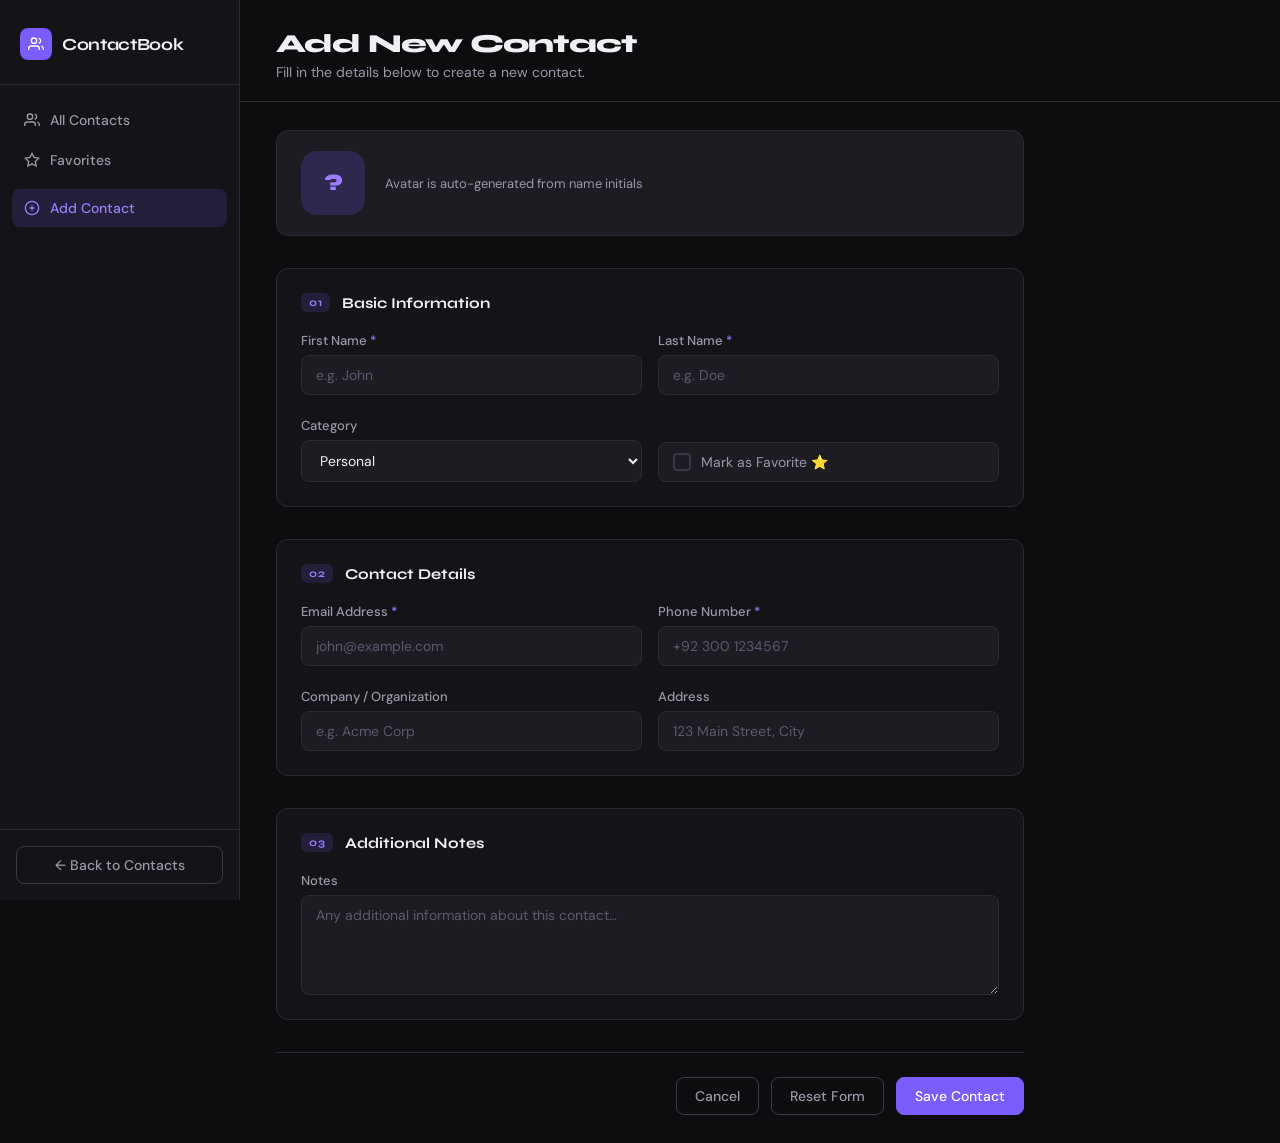
<file: ContactBook.API/wwwroot/form.html>
<!DOCTYPE html>
<html lang="en">
<head>
  <meta charset="UTF-8" />
  <meta name="viewport" content="width=device-width, initial-scale=1.0" />
  <title>ContactBook — Add Contact</title>
  <link rel="stylesheet" href="css/style.css" />
  <link rel="preconnect" href="https://fonts.googleapis.com" />
  <link href="https://fonts.googleapis.com/css2?family=Syne:wght@400;500;600;700;800&family=DM+Sans:wght@300;400;500&display=swap" rel="stylesheet" />
</head>
<body>
  <div class="app">

    <!-- Sidebar -->
    <aside class="sidebar">
      <div class="sidebar-brand">
        <div class="brand-icon">
          <svg viewBox="0 0 24 24" fill="none" stroke="currentColor" stroke-width="2">
            <path d="M17 21v-2a4 4 0 0 0-4-4H5a4 4 0 0 0-4 4v2"/>
            <circle cx="9" cy="7" r="4"/>
            <path d="M23 21v-2a4 4 0 0 0-3-3.87"/>
            <path d="M16 3.13a4 4 0 0 1 0 7.75"/>
          </svg>
        </div>
        <span>ContactBook</span>
      </div>

      <nav class="sidebar-nav">
        <a href="index.html" class="nav-item">
          <svg viewBox="0 0 24 24" fill="none" stroke="currentColor" stroke-width="2">
            <path d="M17 21v-2a4 4 0 0 0-4-4H5a4 4 0 0 0-4 4v2"/>
            <circle cx="9" cy="7" r="4"/>
            <path d="M23 21v-2a4 4 0 0 0-3-3.87"/>
            <path d="M16 3.13a4 4 0 0 1 0 7.75"/>
          </svg>
          All Contacts
        </a>
        <a href="index.html?filter=favorites" class="nav-item">
          <svg viewBox="0 0 24 24" fill="none" stroke="currentColor" stroke-width="2">
            <polygon points="12 2 15.09 8.26 22 9.27 17 14.14 18.18 21.02 12 17.77 5.82 21.02 7 14.14 2 9.27 8.91 8.26 12 2"/>
          </svg>
          Favorites
        </a>
        <a href="form.html" class="nav-item nav-item--add active">
          <svg viewBox="0 0 24 24" fill="none" stroke="currentColor" stroke-width="2">
            <circle cx="12" cy="12" r="10"/>
            <line x1="12" y1="8" x2="12" y2="16"/>
            <line x1="8" y1="12" x2="16" y2="12"/>
          </svg>
          Add Contact
        </a>
      </nav>

      <div class="sidebar-footer">
        <a href="index.html" class="btn btn-ghost btn-full">← Back to Contacts</a>
      </div>
    </aside>

    <!-- Main Content -->
    <main class="main">
      <header class="topbar">
        <div class="topbar-left">
          <h1 class="page-title" id="formTitle">Add New Contact</h1>
          <p class="page-subtitle" id="formSubtitle">Fill in the details below to create a new contact.</p>
        </div>
      </header>

      <div class="form-container">
        <form id="contactForm" novalidate>
          <!-- Avatar Preview -->
          <div class="avatar-preview-wrap">
            <div class="avatar-preview" id="avatarPreview">
              <span id="avatarInitials">?</span>
            </div>
            <div class="avatar-info">
              <p class="avatar-hint">Avatar is auto-generated from name initials</p>
            </div>
          </div>

          <!-- Form Sections -->
          <div class="form-sections">

            <!-- Basic Info -->
            <section class="form-section">
              <h3 class="section-title">
                <span class="section-num">01</span>
                Basic Information
              </h3>
              <div class="form-row">
                <div class="form-group">
                  <label for="firstName" class="form-label">First Name <span class="required">*</span></label>
                  <input type="text" id="firstName" name="firstName" class="form-input" placeholder="e.g. John" maxlength="50" />
                  <span class="form-error" id="firstNameError"></span>
                </div>
                <div class="form-group">
                  <label for="lastName" class="form-label">Last Name <span class="required">*</span></label>
                  <input type="text" id="lastName" name="lastName" class="form-input" placeholder="e.g. Doe" maxlength="50" />
                  <span class="form-error" id="lastNameError"></span>
                </div>
              </div>
              <div class="form-row">
                <div class="form-group">
                  <label for="category" class="form-label">Category</label>
                  <select id="category" name="category" class="form-input form-select">
                    <option value="Personal">Personal</option>
                    <option value="Work">Work</option>
                    <option value="Family">Family</option>
                    <option value="Other">Other</option>
                  </select>
                </div>
                <div class="form-group form-group--checkbox">
                  <label class="checkbox-label">
                    <input type="checkbox" id="isFavorite" name="isFavorite" class="checkbox-input" />
                    <span class="checkbox-custom">
                      <svg viewBox="0 0 24 24" fill="none" stroke="currentColor" stroke-width="2.5">
                        <polyline points="20 6 9 17 4 12"/>
                      </svg>
                    </span>
                    <span class="checkbox-text">Mark as Favorite ⭐</span>
                  </label>
                </div>
              </div>
            </section>

            <!-- Contact Info -->
            <section class="form-section">
              <h3 class="section-title">
                <span class="section-num">02</span>
                Contact Details
              </h3>
              <div class="form-row">
                <div class="form-group">
                  <label for="email" class="form-label">Email Address <span class="required">*</span></label>
                  <input type="email" id="email" name="email" class="form-input" placeholder="john@example.com" />
                  <span class="form-error" id="emailError"></span>
                </div>
                <div class="form-group">
                  <label for="phone" class="form-label">Phone Number <span class="required">*</span></label>
                  <input type="tel" id="phone" name="phone" class="form-input" placeholder="+92 300 1234567" />
                  <span class="form-error" id="phoneError"></span>
                </div>
              </div>
              <div class="form-row">
                <div class="form-group">
                  <label for="company" class="form-label">Company / Organization</label>
                  <input type="text" id="company" name="company" class="form-input" placeholder="e.g. Acme Corp" />
                </div>
                <div class="form-group">
                  <label for="address" class="form-label">Address</label>
                  <input type="text" id="address" name="address" class="form-input" placeholder="123 Main Street, City" />
                </div>
              </div>
            </section>

            <!-- Notes -->
            <section class="form-section">
              <h3 class="section-title">
                <span class="section-num">03</span>
                Additional Notes
              </h3>
              <div class="form-group">
                <label for="notes" class="form-label">Notes</label>
                <textarea id="notes" name="notes" class="form-input form-textarea" placeholder="Any additional information about this contact…" rows="4"></textarea>
              </div>
            </section>

          </div><!-- /form-sections -->

          <!-- Form Actions -->
          <div class="form-actions">
            <a href="index.html" class="btn btn-ghost">Cancel</a>
            <button type="button" class="btn btn-ghost" id="resetBtn">Reset Form</button>
            <button type="submit" class="btn btn-primary" id="submitBtn">
              <span id="submitText">Save Contact</span>
              <div class="btn-spinner" id="btnSpinner" style="display:none"></div>
            </button>
          </div>
        </form>
      </div>
    </main>
  </div>

  <!-- Toast -->
  <div class="toast" id="toast"></div>

  <script src="js/api.js"></script>
  <script src="js/form.js"></script>
</body>
</html>
</file>
<file: ContactBook.API/wwwroot/css/style.css>
/* ============================================
   ContactBook — Stylesheet
   Design: Dark editorial, geometric accents
============================================ */

*, *::before, *::after { box-sizing: border-box; margin: 0; padding: 0; }

:root {
  --bg: #0d0d0f;
  --bg2: #141418;
  --bg3: #1c1c22;
  --border: #2a2a32;
  --border2: #3a3a46;
  --text: #f0f0f4;
  --text2: #9898a8;
  --text3: #5a5a6e;
  --accent: #7c5cfc;
  --accent2: #9b7dfd;
  --accent-dim: rgba(124,92,252,0.15);
  --green: #22c55e;
  --red: #ef4444;
  --yellow: #f59e0b;
  --blue: #3b82f6;
  --card-hover: #18181f;
  --radius: 12px;
  --radius-sm: 8px;
  --sidebar-w: 240px;
  --transition: 0.2s ease;
  --font-display: 'Syne', sans-serif;
  --font-body: 'DM Sans', sans-serif;
}

html { scroll-behavior: smooth; }

body {
  font-family: var(--font-body);
  background: var(--bg);
  color: var(--text);
  min-height: 100vh;
  -webkit-font-smoothing: antialiased;
}

a { text-decoration: none; color: inherit; }
button { cursor: pointer; border: none; background: none; font-family: inherit; }
input, select, textarea { font-family: inherit; }

/* ── LAYOUT ──────────────────────────────── */
.app {
  display: flex;
  min-height: 100vh;
}

/* ── SIDEBAR ──────────────────────────────── */
.sidebar {
  width: var(--sidebar-w);
  background: var(--bg2);
  border-right: 1px solid var(--border);
  display: flex;
  flex-direction: column;
  position: fixed;
  top: 0; left: 0; bottom: 0;
  z-index: 100;
  overflow-y: auto;
}

.sidebar-brand {
  display: flex;
  align-items: center;
  gap: 10px;
  padding: 28px 20px 24px;
  font-family: var(--font-display);
  font-weight: 700;
  font-size: 17px;
  letter-spacing: -0.02em;
  color: var(--text);
  border-bottom: 1px solid var(--border);
}

.brand-icon {
  width: 32px; height: 32px;
  background: var(--accent);
  border-radius: 8px;
  display: flex; align-items: center; justify-content: center;
  flex-shrink: 0;
}
.brand-icon svg { width: 16px; height: 16px; color: #fff; }

.sidebar-nav {
  flex: 1;
  padding: 16px 12px;
  display: flex;
  flex-direction: column;
  gap: 2px;
}

.nav-item {
  display: flex;
  align-items: center;
  gap: 10px;
  padding: 10px 12px;
  border-radius: var(--radius-sm);
  font-size: 14px;
  font-weight: 500;
  color: var(--text2);
  transition: all var(--transition);
}
.nav-item svg { width: 16px; height: 16px; flex-shrink: 0; }
.nav-item:hover { background: var(--bg3); color: var(--text); }
.nav-item.active { background: var(--accent-dim); color: var(--accent2); }
.nav-item--add { margin-top: 8px; }

.sidebar-footer {
  padding: 16px;
  border-top: 1px solid var(--border);
}

.stats {
  display: flex;
  gap: 0;
  background: var(--bg3);
  border-radius: var(--radius-sm);
  overflow: hidden;
  margin-bottom: 12px;
}
.stat {
  flex: 1;
  padding: 10px;
  text-align: center;
  border-right: 1px solid var(--border);
}
.stat:last-child { border-right: none; }
.stat-num {
  display: block;
  font-family: var(--font-display);
  font-size: 20px;
  font-weight: 700;
  color: var(--text);
}
.stat-label {
  display: block;
  font-size: 11px;
  color: var(--text3);
  text-transform: uppercase;
  letter-spacing: 0.05em;
}

/* ── MAIN ──────────────────────────────── */
.main {
  flex: 1;
  margin-left: var(--sidebar-w);
  display: flex;
  flex-direction: column;
  min-height: 100vh;
}

/* ── TOPBAR ──────────────────────────────── */
.topbar {
  display: flex;
  align-items: center;
  justify-content: space-between;
  padding: 28px 36px 20px;
  border-bottom: 1px solid var(--border);
  gap: 16px;
  flex-wrap: wrap;
}

.topbar-left {}
.page-title {
  font-family: var(--font-display);
  font-size: 26px;
  font-weight: 800;
  letter-spacing: -0.03em;
  color: var(--text);
}
.page-subtitle {
  font-size: 14px;
  color: var(--text2);
  margin-top: 4px;
}

.topbar-right {
  display: flex;
  align-items: center;
  gap: 12px;
}

.search-wrap {
  position: relative;
  display: flex;
  align-items: center;
}
.search-icon {
  position: absolute;
  left: 12px;
  width: 16px; height: 16px;
  color: var(--text3);
  pointer-events: none;
}
.search-input {
  background: var(--bg3);
  border: 1px solid var(--border);
  color: var(--text);
  border-radius: var(--radius-sm);
  padding: 9px 36px 9px 38px;
  font-size: 14px;
  width: 220px;
  outline: none;
  transition: all var(--transition);
}
.search-input::placeholder { color: var(--text3); }
.search-input:focus {
  border-color: var(--accent);
  background: var(--bg2);
  box-shadow: 0 0 0 3px var(--accent-dim);
}
.search-clear {
  position: absolute;
  right: 10px;
  font-size: 12px;
  color: var(--text3);
  padding: 2px 4px;
  border-radius: 4px;
}
.search-clear:hover { color: var(--text); }

.view-toggle {
  display: flex;
  background: var(--bg3);
  border: 1px solid var(--border);
  border-radius: var(--radius-sm);
  overflow: hidden;
}
.view-btn {
  padding: 8px 10px;
  color: var(--text3);
  transition: all var(--transition);
  display: flex; align-items: center;
}
.view-btn svg { width: 15px; height: 15px; }
.view-btn.active { color: var(--accent2); background: var(--accent-dim); }
.view-btn:hover:not(.active) { color: var(--text); }

/* ── BUTTONS ──────────────────────────────── */
.btn {
  display: inline-flex;
  align-items: center;
  gap: 6px;
  padding: 9px 18px;
  border-radius: var(--radius-sm);
  font-size: 14px;
  font-weight: 500;
  transition: all var(--transition);
  cursor: pointer;
  white-space: nowrap;
}
.btn svg { width: 15px; height: 15px; }

.btn-primary {
  background: var(--accent);
  color: #fff;
  border: 1px solid var(--accent);
}
.btn-primary:hover {
  background: var(--accent2);
  border-color: var(--accent2);
  transform: translateY(-1px);
  box-shadow: 0 4px 16px rgba(124,92,252,0.4);
}

.btn-ghost {
  background: transparent;
  color: var(--text2);
  border: 1px solid var(--border2);
}
.btn-ghost:hover { color: var(--text); border-color: var(--text3); background: var(--bg3); }

.btn-danger {
  background: var(--red);
  color: #fff;
  border: 1px solid var(--red);
}
.btn-danger:hover { opacity: 0.85; }

.btn-full { width: 100%; justify-content: center; }

/* ── FILTER BAR ──────────────────────────────── */
.filter-bar {
  display: flex;
  gap: 8px;
  padding: 16px 36px;
  border-bottom: 1px solid var(--border);
  overflow-x: auto;
}
.filter-chip {
  padding: 5px 14px;
  border-radius: 20px;
  font-size: 13px;
  font-weight: 500;
  color: var(--text2);
  border: 1px solid var(--border);
  background: transparent;
  transition: all var(--transition);
  white-space: nowrap;
}
.filter-chip:hover { border-color: var(--border2); color: var(--text); }
.filter-chip.active { background: var(--accent); color: #fff; border-color: var(--accent); }

/* ── CONTACTS GRID ──────────────────────────────── */
.contacts-grid {
  padding: 28px 36px;
  display: grid;
  grid-template-columns: repeat(auto-fill, minmax(280px, 1fr));
  gap: 16px;
}

.contacts-grid.list-view {
  grid-template-columns: 1fr;
  gap: 8px;
}

/* ── CONTACT CARD ──────────────────────────────── */
.contact-card {
  background: var(--bg2);
  border: 1px solid var(--border);
  border-radius: var(--radius);
  padding: 20px;
  display: flex;
  flex-direction: column;
  gap: 14px;
  transition: all var(--transition);
  animation: fadeIn 0.3s ease forwards;
  opacity: 0;
  position: relative;
}
.contact-card:hover {
  border-color: var(--border2);
  background: var(--card-hover);
  transform: translateY(-2px);
  box-shadow: 0 8px 32px rgba(0,0,0,0.3);
}

@keyframes fadeIn {
  to { opacity: 1; transform: translateY(0); }
  from { opacity: 0; transform: translateY(8px); }
}

.card-header {
  display: flex;
  align-items: center;
  gap: 12px;
}

.avatar {
  width: 44px; height: 44px;
  border-radius: 12px;
  display: flex; align-items: center; justify-content: center;
  font-family: var(--font-display);
  font-size: 15px;
  font-weight: 700;
  flex-shrink: 0;
  letter-spacing: -0.02em;
}

.card-info { flex: 1; min-width: 0; }
.card-name {
  font-family: var(--font-display);
  font-size: 15px;
  font-weight: 700;
  color: var(--text);
  letter-spacing: -0.02em;
  white-space: nowrap;
  overflow: hidden;
  text-overflow: ellipsis;
}
.card-company {
  font-size: 12px;
  color: var(--text3);
  margin-top: 2px;
  white-space: nowrap;
  overflow: hidden;
  text-overflow: ellipsis;
}

.card-fav {
  color: var(--text3);
  padding: 4px;
  border-radius: 6px;
  transition: all var(--transition);
  cursor: pointer;
}
.card-fav svg { width: 16px; height: 16px; }
.card-fav.active { color: var(--yellow); }
.card-fav:hover { color: var(--yellow); background: rgba(245,158,11,0.1); }

.card-details {
  display: flex;
  flex-direction: column;
  gap: 6px;
}
.card-detail {
  display: flex;
  align-items: center;
  gap: 8px;
  font-size: 13px;
  color: var(--text2);
}
.card-detail svg { width: 13px; height: 13px; color: var(--text3); flex-shrink: 0; }
.card-detail span {
  overflow: hidden;
  text-overflow: ellipsis;
  white-space: nowrap;
}
.card-detail a { color: var(--text2); }
.card-detail a:hover { color: var(--accent2); }

.card-footer {
  display: flex;
  align-items: center;
  justify-content: space-between;
  padding-top: 12px;
  border-top: 1px solid var(--border);
}

.card-badge {
  font-size: 11px;
  font-weight: 600;
  padding: 2px 8px;
  border-radius: 20px;
  text-transform: uppercase;
  letter-spacing: 0.04em;
}
.badge-Personal { background: rgba(59,130,246,0.15); color: #60a5fa; }
.badge-Work { background: rgba(34,197,94,0.15); color: #4ade80; }
.badge-Family { background: rgba(245,158,11,0.15); color: #fbbf24; }
.badge-Other { background: rgba(148,163,184,0.12); color: #94a3b8; }

.card-actions {
  display: flex;
  gap: 4px;
}
.card-action {
  padding: 5px 7px;
  border-radius: 6px;
  color: var(--text3);
  transition: all var(--transition);
  display: flex; align-items: center;
}
.card-action svg { width: 14px; height: 14px; }
.card-action:hover { color: var(--text); background: var(--bg3); }
.card-action--delete:hover { color: var(--red); background: rgba(239,68,68,0.1); }
.card-action--edit:hover { color: var(--accent2); background: var(--accent-dim); }

/* ── LIST VIEW CARD ──────────────────────────────── */
.contacts-grid.list-view .contact-card {
  flex-direction: row;
  align-items: center;
  padding: 14px 20px;
}
.contacts-grid.list-view .card-header { flex: 1; }
.contacts-grid.list-view .card-details {
  flex-direction: row;
  gap: 24px;
  flex: 2;
}
.contacts-grid.list-view .card-footer { border-top: none; padding-top: 0; }

/* ── LOADING & EMPTY ──────────────────────────────── */
.loading-state {
  grid-column: 1 / -1;
  display: flex;
  flex-direction: column;
  align-items: center;
  justify-content: center;
  padding: 80px 20px;
  color: var(--text2);
  gap: 16px;
}
.spinner {
  width: 36px; height: 36px;
  border: 3px solid var(--border);
  border-top-color: var(--accent);
  border-radius: 50%;
  animation: spin 0.8s linear infinite;
}
@keyframes spin { to { transform: rotate(360deg); } }

.empty-state {
  display: flex;
  flex-direction: column;
  align-items: center;
  justify-content: center;
  padding: 100px 20px;
  text-align: center;
  gap: 12px;
}
.empty-icon {
  width: 64px; height: 64px;
  background: var(--bg3);
  border-radius: 16px;
  display: flex; align-items: center; justify-content: center;
  color: var(--text3);
  margin-bottom: 8px;
}
.empty-icon svg { width: 32px; height: 32px; }
.empty-state h3 {
  font-family: var(--font-display);
  font-size: 20px;
  font-weight: 700;
  color: var(--text);
}
.empty-state p { color: var(--text2); font-size: 14px; }

/* ── MODAL ──────────────────────────────── */
.modal-overlay {
  position: fixed; inset: 0;
  background: rgba(0,0,0,0.7);
  backdrop-filter: blur(4px);
  display: flex; align-items: center; justify-content: center;
  z-index: 1000;
  animation: fadeOverlay 0.2s ease;
}
@keyframes fadeOverlay { from { opacity: 0; } to { opacity: 1; } }

.modal {
  background: var(--bg2);
  border: 1px solid var(--border2);
  border-radius: 16px;
  padding: 32px;
  max-width: 400px;
  width: 90%;
  text-align: center;
  animation: slideUp 0.25s ease;
}
@keyframes slideUp { from { transform: translateY(20px); opacity: 0; } to { transform: translateY(0); opacity: 1; } }

.modal-icon {
  width: 52px; height: 52px;
  border-radius: 14px;
  display: flex; align-items: center; justify-content: center;
  margin: 0 auto 16px;
}
.modal-icon--danger { background: rgba(239,68,68,0.15); color: var(--red); }
.modal-icon svg { width: 24px; height: 24px; }
.modal h3 {
  font-family: var(--font-display);
  font-size: 19px;
  font-weight: 700;
  margin-bottom: 8px;
}
.modal p { color: var(--text2); font-size: 14px; line-height: 1.6; }
.modal-actions {
  display: flex;
  gap: 10px;
  margin-top: 24px;
  justify-content: center;
}

/* ── TOAST ──────────────────────────────── */
.toast {
  position: fixed;
  bottom: 28px; right: 28px;
  padding: 12px 20px;
  border-radius: var(--radius-sm);
  font-size: 14px;
  font-weight: 500;
  z-index: 2000;
  transform: translateY(20px);
  opacity: 0;
  transition: all 0.3s ease;
  pointer-events: none;
  max-width: 320px;
}
.toast.show { transform: translateY(0); opacity: 1; }
.toast.success { background: var(--green); color: #fff; }
.toast.error { background: var(--red); color: #fff; }
.toast.info { background: var(--accent); color: #fff; }

/* ── FORM PAGE ──────────────────────────────── */
.form-container {
  padding: 28px 36px;
  max-width: 820px;
}

.avatar-preview-wrap {
  display: flex;
  align-items: center;
  gap: 20px;
  margin-bottom: 32px;
  padding: 20px 24px;
  background: var(--bg3);
  border: 1px solid var(--border);
  border-radius: var(--radius);
}
.avatar-preview {
  width: 64px; height: 64px;
  border-radius: 16px;
  display: flex; align-items: center; justify-content: center;
  font-family: var(--font-display);
  font-size: 22px;
  font-weight: 800;
  flex-shrink: 0;
  letter-spacing: -0.03em;
}
.avatar-info {}
.avatar-hint { font-size: 13px; color: var(--text2); }

.form-sections { display: flex; flex-direction: column; gap: 32px; }

.form-section {
  padding: 24px;
  background: var(--bg2);
  border: 1px solid var(--border);
  border-radius: var(--radius);
}
.section-title {
  display: flex;
  align-items: center;
  gap: 12px;
  font-family: var(--font-display);
  font-size: 15px;
  font-weight: 700;
  margin-bottom: 20px;
  color: var(--text);
}
.section-num {
  font-size: 11px;
  font-weight: 700;
  color: var(--accent2);
  background: var(--accent-dim);
  padding: 3px 8px;
  border-radius: 6px;
  letter-spacing: 0.05em;
}

.form-row {
  display: grid;
  grid-template-columns: 1fr 1fr;
  gap: 16px;
}

.form-group { display: flex; flex-direction: column; gap: 6px; }
.form-group--checkbox { justify-content: flex-end; }

.form-label {
  font-size: 13px;
  font-weight: 500;
  color: var(--text2);
}
.required { color: var(--accent2); }

.form-input {
  background: var(--bg3);
  border: 1px solid var(--border);
  color: var(--text);
  border-radius: var(--radius-sm);
  padding: 10px 14px;
  font-size: 14px;
  outline: none;
  transition: all var(--transition);
  width: 100%;
}
.form-input::placeholder { color: var(--text3); }
.form-input:focus {
  border-color: var(--accent);
  background: var(--bg2);
  box-shadow: 0 0 0 3px var(--accent-dim);
}
.form-input.error { border-color: var(--red); box-shadow: 0 0 0 3px rgba(239,68,68,0.15); }

.form-select { cursor: pointer; }
.form-textarea { resize: vertical; min-height: 100px; }

.form-error {
  font-size: 12px;
  color: var(--red);
  display: block;
  min-height: 16px;
}

.checkbox-label {
  display: flex;
  align-items: center;
  gap: 10px;
  cursor: pointer;
  padding: 10px 14px;
  background: var(--bg3);
  border: 1px solid var(--border);
  border-radius: var(--radius-sm);
  transition: all var(--transition);
}
.checkbox-label:hover { border-color: var(--accent); }
.checkbox-input { display: none; }
.checkbox-custom {
  width: 18px; height: 18px;
  border: 2px solid var(--border2);
  border-radius: 4px;
  display: flex; align-items: center; justify-content: center;
  flex-shrink: 0;
  transition: all var(--transition);
}
.checkbox-custom svg { width: 10px; height: 10px; color: #fff; opacity: 0; transition: opacity var(--transition); }
.checkbox-input:checked + .checkbox-custom {
  background: var(--accent);
  border-color: var(--accent);
}
.checkbox-input:checked + .checkbox-custom svg { opacity: 1; }
.checkbox-text { font-size: 14px; color: var(--text2); }

.form-actions {
  display: flex;
  gap: 12px;
  justify-content: flex-end;
  margin-top: 32px;
  padding-top: 24px;
  border-top: 1px solid var(--border);
}

.btn-spinner {
  width: 16px; height: 16px;
  border: 2px solid rgba(255,255,255,0.3);
  border-top-color: #fff;
  border-radius: 50%;
  animation: spin 0.8s linear infinite;
}

/* ── AVATAR COLORS ──────────────────────────────── */
.av-0 { background: rgba(124,92,252,0.2); color: #9b7dfd; }
.av-1 { background: rgba(34,197,94,0.2); color: #4ade80; }
.av-2 { background: rgba(59,130,246,0.2); color: #60a5fa; }
.av-3 { background: rgba(245,158,11,0.2); color: #fbbf24; }
.av-4 { background: rgba(239,68,68,0.2); color: #f87171; }
.av-5 { background: rgba(20,184,166,0.2); color: #2dd4bf; }
.av-6 { background: rgba(249,115,22,0.2); color: #fb923c; }
.av-7 { background: rgba(236,72,153,0.2); color: #f472b6; }

/* ── RESPONSIVE ──────────────────────────────── */
@media (max-width: 900px) {
  .sidebar { width: 200px; }
  .main { margin-left: 200px; }
  :root { --sidebar-w: 200px; }
}
@media (max-width: 680px) {
  .sidebar { display: none; }
  .main { margin-left: 0; }
  .topbar { padding: 16px 20px; }
  .contacts-grid { padding: 16px 20px; grid-template-columns: 1fr; }
  .filter-bar { padding: 12px 20px; }
  .form-container { padding: 16px 20px; }
  .form-row { grid-template-columns: 1fr; }
  .topbar-right { gap: 8px; }
  .search-input { width: 160px; }
  .btn span:not(.btn-spinner) { display: none; }
}
</file>
